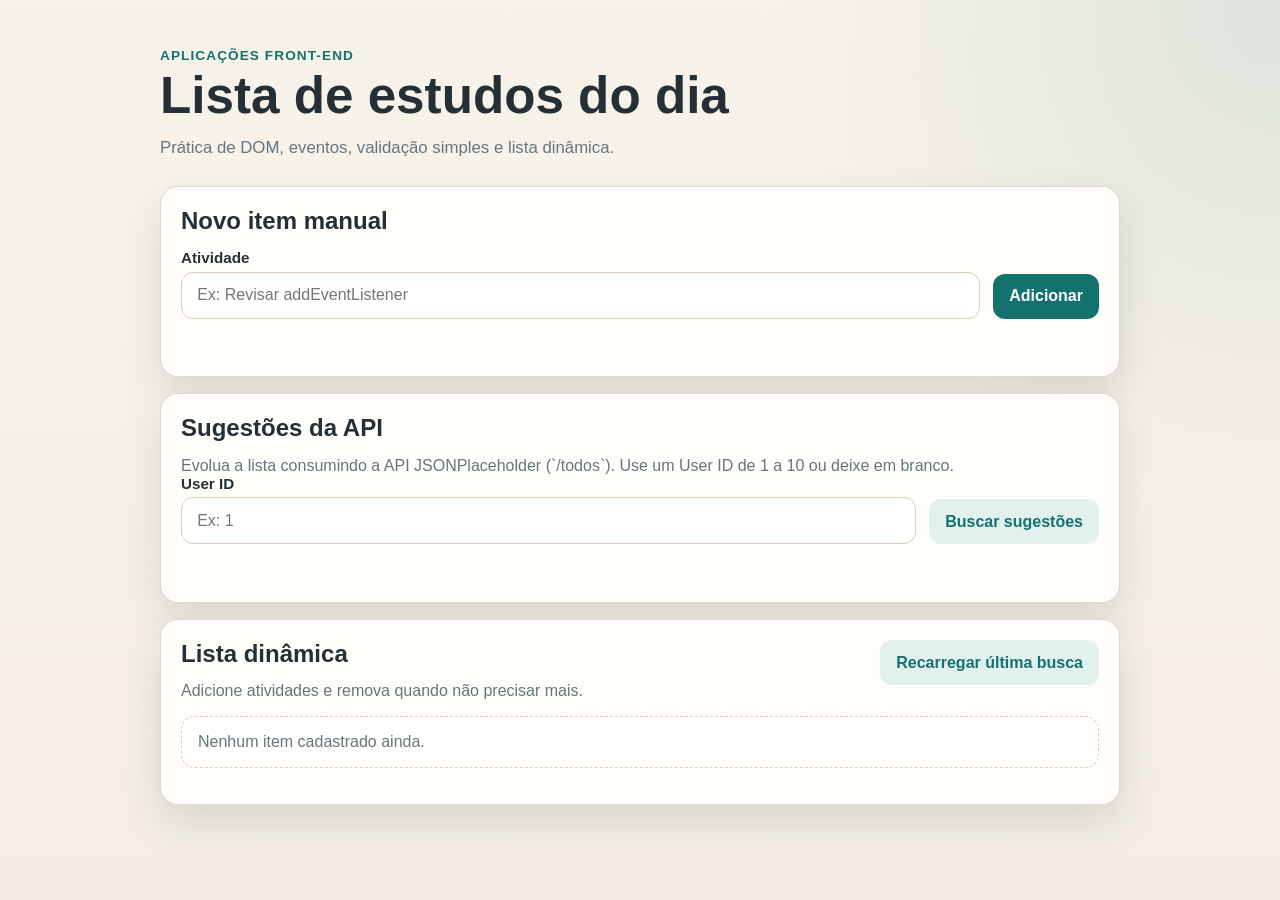
<file: index.html>
<!doctype html>
<html lang="pt-BR">
<head>
    <meta charset="UTF-8"/>
    <meta name="viewport" content="width=device-width, initial-scale=1.0"/>
    <title>Lista de estudos</title>
    <link rel="stylesheet" href="assets/css/style.css"/>
</head>
<body>
<header class="hero">
    <div class="container">
        <p class="eyebrow">Aplicações Front-End</p>
        <h1>Lista de estudos do dia</h1>
        <p class="hero__text">
            Prática de DOM, eventos, validação simples e lista dinâmica.
        </p>
    </div>
</header>

<main class="container layout">
    <section class="panel">
        <h2>Novo item manual</h2>

        <form id="study-form" class="study-form">
            <label class="field">
                <span>Atividade</span>
                <input
                        id="study-input"
                        name="title"
                        type="text"
                        placeholder="Ex: Revisar addEventListener"
                />
            </label>

            <button class="btn btn--primary" type="submit">Adicionar</button>
        </form>

        <p id="feedback" class="feedback" aria-live="polite"></p>
    </section>

    <section class="panel">
        <h2>Sugestões da API</h2>
        <p class="panel__subtitle">
            Evolua a lista consumindo a API JSONPlaceholder (`/todos`).
            Use um User ID de 1 a 10 ou deixe em branco.
        </p>
        <form id="api-form" class="study-form">
            <label class="field">
                <span>User ID</span>
                <input
                        id="api-user-id"
                        type="text"
                        name="userId"
                        min="1"
                        max="10"
                        placeholder="Ex: 1"
                />
            </label>

            <button class="btn btn--ghost" type="submit">Buscar sugestões</button>
        </form>

        <p id="api-feedback" class="feedback" aria-live="polite"></p>
    </section>

    <section class="panel">
        <div class="panel__header">
            <div>
                <h2>Lista dinâmica</h2>
                <p class="panel__subtitle">Adicione atividades e remova quando não precisar mais.</p>
            </div>
            <button id="reload-button" class="btn btn--ghost" type="button"></button>
        </div>

        <p id="status-message" class="status" aria-live="polite" hidden>
            Aguardando ações.
        </p>

        <p id="empty-state" class="empty-state" hidden>
            Nenhum item cadastrado ainda.
        </p>

        <ul id="study-list" class="study-list" aria-label="Itens de estudo"></ul>
    </section>
</main>

<script src="assets/js/script.js"></script>
</body>
</html>
</file>
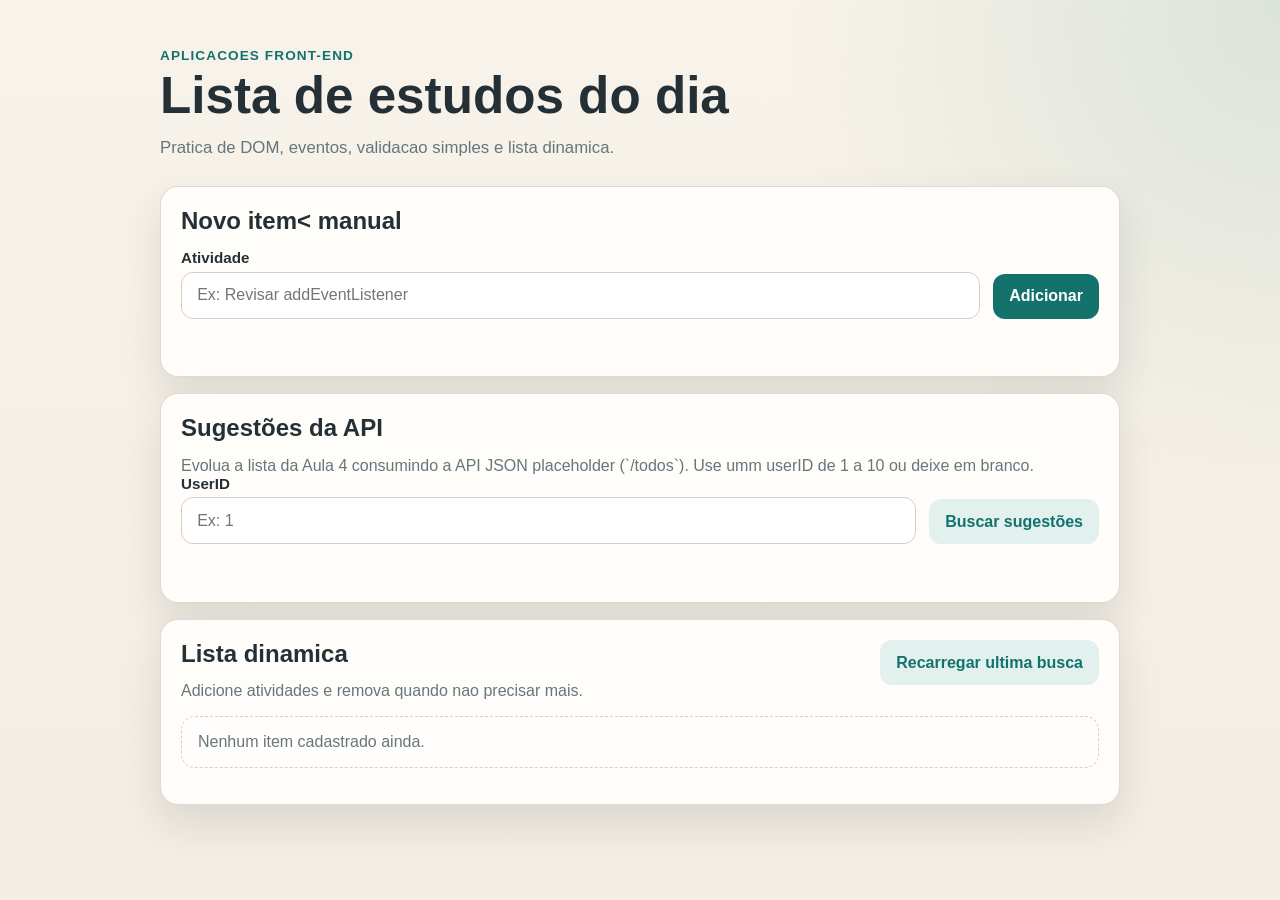
<file: aplicacoes-frontend-ap1/index.html>
<!doctype html>
<html lang="pt-BR">
<head>
    <meta charset="UTF-8"/>
    <meta name="viewport" content="width=device-width, initial-scale=1.0"/>
    <title>Aula 4 - Lista de estudos</title>
    <link rel="stylesheet" href="assets/css/style.css"/>
</head>
<body>
<header class="hero">
    <div class="container">
        <p class="eyebrow">Aplicacoes Front-End</p>
        <h1>Lista de estudos do dia</h1>
        <p class="hero__text">
            Pratica de DOM, eventos, validacao simples e lista dinamica.
        </p>
    </div>
</header>

<main class="container layout">
    <section class="panel">
        <h2>Novo item< manual</h2>

        <form id="study-form" class="study-form">
            <label class="field">
                <span>Atividade</span>
                <input
                        id="study-input"
                        name="title"
                        type="text"
                        placeholder="Ex: Revisar addEventListener"
                />
            </label>

            <button class="btn btn--primary" type="submit">Adicionar</button>
        </form>

        <p id="feedback" class="feedback" aria-live="polite"></p>
    </section>

    <section class="panel">
        <h2>Sugestões da API </h2>
            <p class="panel__subtitle">
                Evolua a lista da Aula 4 consumindo a API JSON placeholder (`/todos`).
                Use umm userID de 1 a 10 ou deixe em branco.
            </p>
        <form action="api-form" class="study-form">
            <label class="field">
                <span>UserID</span>
                <input
                        id="api-user-id"
                        type="text"
                        name="userId"
                        min="1"
                        max="10"
                        placeholder="Ex: 1"
                />
            </label>

            <button class="btn btn--ghost" type="submit">Buscar sugestões</button>
        </form>

        <p id="api-feedback" class="feedback" aria-live="polite"></p>

    </section>

    <section class="panel">


        <div class="panel__header">
            <div>
                <h2>Lista dinamica</h2>
                <p class="panel__subtitle">Adicione atividades e remova quando nao precisar mais.</p>
            </div>
            <button id="reload-button" class="btn btn--ghost" type="button"></button>
        </div>

        <p id="status-message" class="status" aria-live="polite" hidden>
            Sei lá.
        </p>

        <p id="empty-state" class="empty-state" hidden>
            Nenhum item cadastrado ainda.
        </p>

        <ul id="study-list" class="study-list" aria-label="Itens de estudo"></ul>
    </section>
</main>

<script src="assets/js/script.js"></script>
</body>
</html>
</file>
<file: assets/css/style.css>
:root {
  --bg: #f3ede3;
  --panel: #fffdf9;
  --ink: #243036;
  --muted: #66767c;
  --line: #dacdbf;
  --accent: #13736c;
  --accent-soft: #e2f0ee;
  --danger: #b84d34;
  --danger-soft: #f8e7e2;
  --warning: #cc8b2d;
  --warning-soft: #f7edd9;
  --shadow: 0 18px 40px rgba(36, 48, 54, 0.12);
  --radius: 18px;
}

* {
  box-sizing: border-box;
}

body {
  margin: 0;
  min-height: 100vh;
  font-family: "Trebuchet MS", "Lucida Sans Unicode", sans-serif;
  color: var(--ink);
  background:
    radial-gradient(circle at top right, rgba(19, 115, 108, 0.12), transparent 32%),
    linear-gradient(180deg, #f8f3ea 0%, var(--bg) 100%);
}

.container {
  width: min(960px, calc(100% - 2rem));
  margin-inline: auto;
}

.hero {
  padding: 3rem 0 1.75rem;
}

.eyebrow {
  margin: 0 0 0.4rem;
  font-size: 0.85rem;
  font-weight: 700;
  letter-spacing: 0.08em;
  text-transform: uppercase;
  color: var(--accent);
}

.hero h1 {
  margin: 0;
  font-size: clamp(2rem, 4vw, 3.2rem);
  line-height: 1.05;
}

.hero__text {
  max-width: 48rem;
  margin: 0.9rem 0 0;
  color: var(--muted);
  font-size: 1.05rem;
}

.layout {
  display: grid;
  gap: 1rem;
  padding-bottom: 2rem;
}

.panel {
  background: var(--panel);
  border: 1px solid rgba(218, 205, 191, 0.75);
  border-radius: var(--radius);
  box-shadow: var(--shadow);
  padding: 1.25rem;
}

.panel h2 {
  margin: 0 0 0.9rem;
}

.panel__header {
  display: flex;
  justify-content: space-between;
  gap: 1rem;
  align-items: flex-start;
}

.panel__subtitle {
  margin: 0.35rem 0 0;
  color: var(--muted);
}

.study-form {
  display: grid;
  grid-template-columns: minmax(0, 1fr) auto;
  gap: 0.85rem;
  align-items: end;
}

.field span {
  display: block;
  margin-bottom: 0.35rem;
  font-size: 0.95rem;
  font-weight: 700;
}

input,
select,
button {
  font: inherit;
}

input,
select {
  width: 100%;
  padding: 0.85rem 0.95rem;
  border: 1px solid var(--line);
  border-radius: 12px;
  background: #fff;
  color: var(--ink);
}

input:focus,
select:focus {
  outline: 3px solid rgba(19, 115, 108, 0.15);
  border-color: var(--accent);
}

.btn {
  border: 0;
  border-radius: 12px;
  padding: 0.85rem 1rem;
  cursor: pointer;
  font-weight: 700;
  transition:
    transform 120ms ease,
    opacity 120ms ease,
    background-color 120ms ease;
}

.btn:hover {
  transform: translateY(-1px);
}

.btn--primary {
  background: var(--accent);
  color: #fff;
}

.btn--ghost {
  background: var(--accent-soft);
  color: var(--accent);
}

.btn--danger {
  background: var(--danger-soft);
  color: var(--danger);
}

.feedback {
  min-height: 1.5rem;
  margin: 0.85rem 0 0;
  font-weight: 700;
  color: var(--muted);
}

.feedback--success {
  color: var(--accent);
}

.feedback--error {
  color: var(--danger);
}

.summary {
  display: flex;
  flex-wrap: wrap;
  gap: 0.5rem;
}

.summary span {
  padding: 0.5rem 0.75rem;
  border-radius: 999px;
  background: #f4ede4;
  color: var(--ink);
  font-size: 0.92rem;
}

.empty-state {
  margin: 1rem 0 0;
  padding: 1rem;
  border: 1px dashed var(--line);
  border-radius: 14px;
  color: var(--muted);
  background: rgba(255, 255, 255, 0.65);
}

.empty-state[hidden] {
  display: none;
}

.study-list {
  list-style: none;
  margin: 1rem 0 0;
  padding: 0;
  display: grid;
  gap: 0.8rem;
}

.study-item {
  display: grid;
  grid-template-columns: minmax(0, 1fr) auto;
  gap: 0.85rem;
  align-items: center;
  padding: 1rem;
  border: 1px solid var(--line);
  border-left: 6px solid var(--warning);
  border-radius: 16px;
  background: #fff;
}

.study-item__title {
  margin: 0;
  font-size: 1.05rem;
  font-weight: 700;
}

@media (max-width: 760px) {
  .study-form {
    grid-template-columns: 1fr;
  }

  .panel__header,
  .study-item {
    grid-template-columns: 1fr;
  }

  .panel__header {
    display: grid;
  }
}
</file>
<file: aplicacoes-frontend-ap1/assets/css/style.css>
:root {
  --bg: #f3ede3;
  --panel: #fffdf9;
  --ink: #243036;
  --muted: #66767c;
  --line: #dacdbf;
  --accent: #13736c;
  --accent-soft: #e2f0ee;
  --danger: #b84d34;
  --danger-soft: #f8e7e2;
  --warning: #cc8b2d;
  --warning-soft: #f7edd9;
  --shadow: 0 18px 40px rgba(36, 48, 54, 0.12);
  --radius: 18px;
}

* {
  box-sizing: border-box;
}

body {
  margin: 0;
  min-height: 100vh;
  font-family: "Trebuchet MS", "Lucida Sans Unicode", sans-serif;
  color: var(--ink);
  background:
    radial-gradient(circle at top right, rgba(19, 115, 108, 0.12), transparent 32%),
    linear-gradient(180deg, #f8f3ea 0%, var(--bg) 100%);
}

.container {
  width: min(960px, calc(100% - 2rem));
  margin-inline: auto;
}

.hero {
  padding: 3rem 0 1.75rem;
}

.eyebrow {
  margin: 0 0 0.4rem;
  font-size: 0.85rem;
  font-weight: 700;
  letter-spacing: 0.08em;
  text-transform: uppercase;
  color: var(--accent);
}

.hero h1 {
  margin: 0;
  font-size: clamp(2rem, 4vw, 3.2rem);
  line-height: 1.05;
}

.hero__text {
  max-width: 48rem;
  margin: 0.9rem 0 0;
  color: var(--muted);
  font-size: 1.05rem;
}

.layout {
  display: grid;
  gap: 1rem;
  padding-bottom: 2rem;
}

.panel {
  background: var(--panel);
  border: 1px solid rgba(218, 205, 191, 0.75);
  border-radius: var(--radius);
  box-shadow: var(--shadow);
  padding: 1.25rem;
}

.panel h2 {
  margin: 0 0 0.9rem;
}

.panel__header {
  display: flex;
  justify-content: space-between;
  gap: 1rem;
  align-items: flex-start;
}

.panel__subtitle {
  margin: 0.35rem 0 0;
  color: var(--muted);
}

.study-form {
  display: grid;
  grid-template-columns: minmax(0, 1fr) auto;
  gap: 0.85rem;
  align-items: end;
}

.field span {
  display: block;
  margin-bottom: 0.35rem;
  font-size: 0.95rem;
  font-weight: 700;
}

input,
select,
button {
  font: inherit;
}

input,
select {
  width: 100%;
  padding: 0.85rem 0.95rem;
  border: 1px solid var(--line);
  border-radius: 12px;
  background: #fff;
  color: var(--ink);
}

input:focus,
select:focus {
  outline: 3px solid rgba(19, 115, 108, 0.15);
  border-color: var(--accent);
}

.btn {
  border: 0;
  border-radius: 12px;
  padding: 0.85rem 1rem;
  cursor: pointer;
  font-weight: 700;
  transition:
    transform 120ms ease,
    opacity 120ms ease,
    background-color 120ms ease;
}

.btn:hover {
  transform: translateY(-1px);
}

.btn--primary {
  background: var(--accent);
  color: #fff;
}

.btn--ghost {
  background: var(--accent-soft);
  color: var(--accent);
}

.btn--danger {
  background: var(--danger-soft);
  color: var(--danger);
}

.feedback {
  min-height: 1.5rem;
  margin: 0.85rem 0 0;
  font-weight: 700;
  color: var(--muted);
}

.feedback--success {
  color: var(--accent);
}

.feedback--error {
  color: var(--danger);
}

.summary {
  display: flex;
  flex-wrap: wrap;
  gap: 0.5rem;
}

.summary span {
  padding: 0.5rem 0.75rem;
  border-radius: 999px;
  background: #f4ede4;
  color: var(--ink);
  font-size: 0.92rem;
}

.empty-state {
  margin: 1rem 0 0;
  padding: 1rem;
  border: 1px dashed var(--line);
  border-radius: 14px;
  color: var(--muted);
  background: rgba(255, 255, 255, 0.65);
}

.empty-state[hidden] {
  display: none;
}

.study-list {
  list-style: none;
  margin: 1rem 0 0;
  padding: 0;
  display: grid;
  gap: 0.8rem;
}

.study-item {
  display: grid;
  grid-template-columns: minmax(0, 1fr) auto;
  gap: 0.85rem;
  align-items: center;
  padding: 1rem;
  border: 1px solid var(--line);
  border-left: 6px solid var(--warning);
  border-radius: 16px;
  background: #fff;
}

.study-item__title {
  margin: 0;
  font-size: 1.05rem;
  font-weight: 700;
}

@media (max-width: 760px) {
  .study-form {
    grid-template-columns: 1fr;
  }

  .panel__header,
  .study-item {
    grid-template-columns: 1fr;
  }

  .panel__header {
    display: grid;
  }
}
</file>
